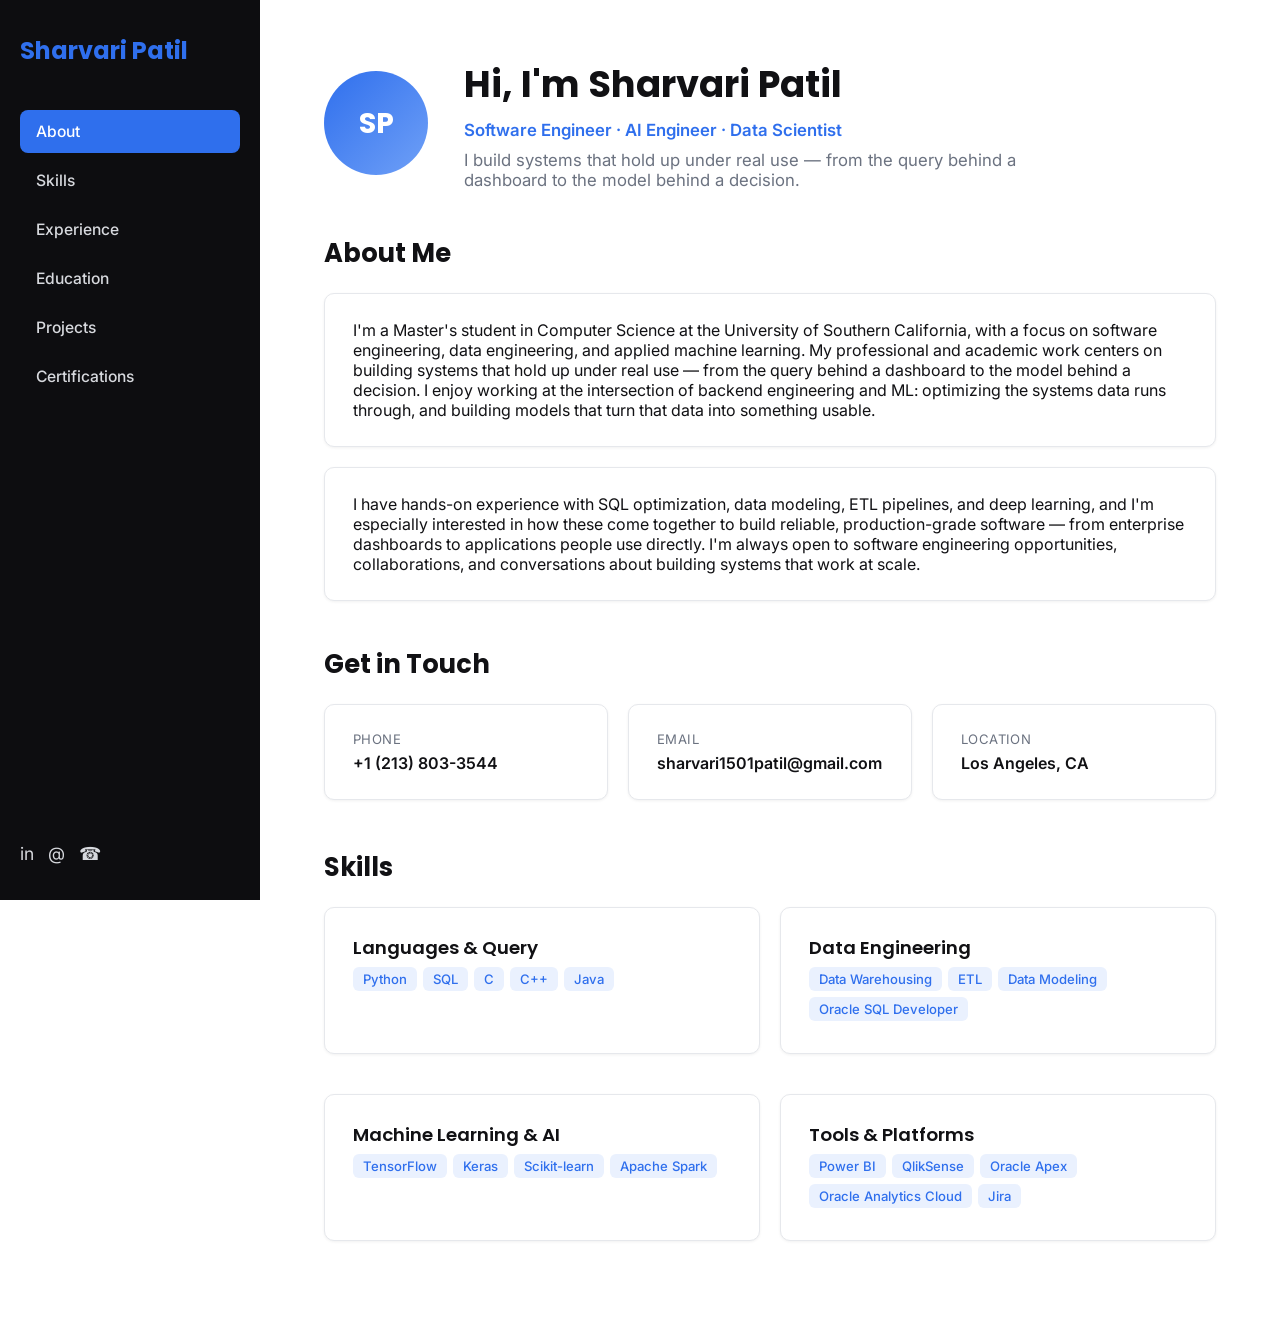
<file: docs/index.html>
<!DOCTYPE html>
<html lang="en">
<head>
<meta charset="UTF-8">
<meta name="viewport" content="width=device-width, initial-scale=1">
<title>Sharvari Patil | Portfolio</title>
<link rel="stylesheet" href="style.css">
</head>
<body>

<aside class="sidebar">
  <div class="name">Sharvari Patil</div>
  <nav>
    <a href="index.html" class="active">About</a>
    <a href="index.html#skills">Skills</a>
    <a href="experience.html">Experience</a>
    <a href="education.html">Education</a>
    <a href="projects.html">Projects</a>
    <a href="certifications.html">Certifications</a>
  </nav>
  <div class="socials">
    <a href="https://www.linkedin.com/in/sharvari-v-patil" target="_blank" rel="noopener" title="LinkedIn">in</a>
    <a href="mailto:sharvari1501patil@gmail.com" title="Email">@</a>
    <a href="tel:+12138033544" title="Call">☎</a>
  </div>
</aside>

<main>
  <div class="hero">
    <div class="hero-avatar">SP</div>
    <div class="hero-text">
      <h1>Hi, I'm Sharvari Patil</h1>
      <div class="hero-role">Software Engineer · AI Engineer · Data Scientist</div>
      <p class="subtitle">I build systems that hold up under real use — from the query behind a dashboard to the model behind a decision.</p>
    </div>
  </div>

  <h1 style="font-size:1.6rem; margin-bottom:20px;">About Me</h1>
  <div class="card">
    <p>I'm a Master's student in Computer Science at the University of Southern California, with a focus on software engineering, data engineering, and applied machine learning. My professional and academic work centers on building systems that hold up under real use — from the query behind a dashboard to the model behind a decision. I enjoy working at the intersection of backend engineering and ML: optimizing the systems data runs through, and building models that turn that data into something usable.</p>
  </div>
  <div class="card">
    <p>I have hands-on experience with SQL optimization, data modeling, ETL pipelines, and deep learning, and I'm especially interested in how these come together to build reliable, production-grade software — from enterprise dashboards to applications people use directly. I'm always open to software engineering opportunities, collaborations, and conversations about building systems that work at scale.</p>
  </div>

  <h1 style="font-size:1.6rem; margin-top:44px; margin-bottom:20px;">Get in Touch</h1>
  <div class="contact-grid">
    <div class="card">
      <div class="label-sm">Phone</div>
      <div class="value"><a href="tel:+12138033544">+1 (213) 803-3544</a></div>
    </div>
    <div class="card">
      <div class="label-sm">Email</div>
      <div class="value"><a href="mailto:sharvari1501patil@gmail.com">sharvari1501patil@gmail.com</a></div>
    </div>
    <div class="card">
      <div class="label-sm">Location</div>
      <div class="value">Los Angeles, CA</div>
    </div>
  </div>

  <h1 id="skills" style="font-size:1.6rem; margin-top:48px; margin-bottom:20px;">Skills</h1>
  <div class="grid-2">
    <div class="card">
      <h2>Languages &amp; Query</h2>
      <div><span class="chip">Python</span><span class="chip">SQL</span><span class="chip">C</span><span class="chip">C++</span><span class="chip">Java</span></div>
    </div>
    <div class="card">
      <h2>Data Engineering</h2>
      <div><span class="chip">Data Warehousing</span><span class="chip">ETL</span><span class="chip">Data Modeling</span><span class="chip">Oracle SQL Developer</span></div>
    </div>
    <div class="card">
      <h2>Machine Learning &amp; AI</h2>
      <div><span class="chip">TensorFlow</span><span class="chip">Keras</span><span class="chip">Scikit-learn</span><span class="chip">Apache Spark</span></div>
    </div>
    <div class="card">
      <h2>Tools &amp; Platforms</h2>
      <div><span class="chip">Power BI</span><span class="chip">QlikSense</span><span class="chip">Oracle Apex</span><span class="chip">Oracle Analytics Cloud</span><span class="chip">Jira</span></div>
    </div>
  </div>
</main>

</body>
</html>
</file>
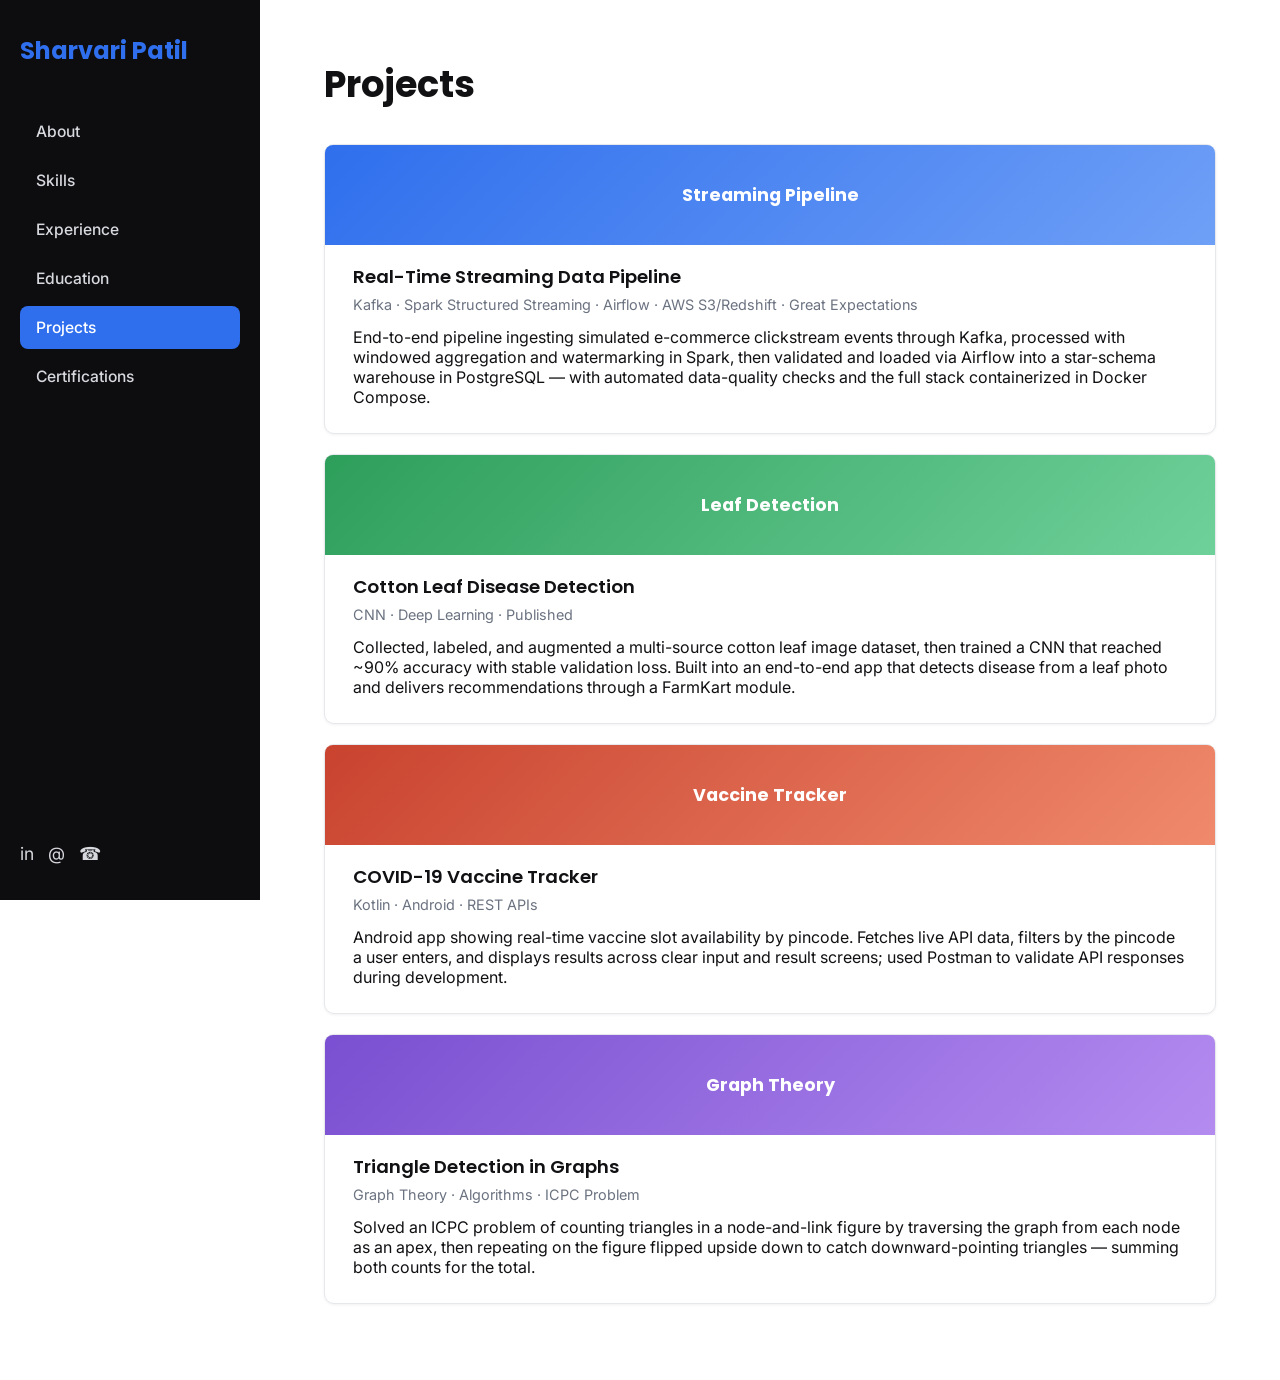
<file: docs/projects.html>
<!DOCTYPE html>
<html lang="en">
<head>
<meta charset="UTF-8">
<meta name="viewport" content="width=device-width, initial-scale=1">
<title>Projects | Sharvari Patil</title>
<link rel="stylesheet" href="style.css">
</head>
<body>

<aside class="sidebar">
  <div class="name">Sharvari Patil</div>
  <nav>
    <a href="index.html">About</a>
    <a href="index.html#skills">Skills</a>
    <a href="experience.html">Experience</a>
    <a href="education.html">Education</a>
    <a href="projects.html" class="active">Projects</a>
    <a href="certifications.html">Certifications</a>
  </nav>
  <div class="socials">
    <a href="https://www.linkedin.com/in/sharvari-v-patil" target="_blank" rel="noopener" title="LinkedIn">in</a>
    <a href="mailto:sharvari1501patil@gmail.com" title="Email">@</a>
    <a href="tel:+12138033544" title="Call">☎</a>
  </div>
</aside>

<main>
  <h1>Projects</h1>

  <div class="card">
    <div class="proj-banner" style="background:linear-gradient(135deg,#2F6FED,#6FA0F7);">Streaming Pipeline</div>
    <h2>Real-Time Streaming Data Pipeline</h2>
    <div class="meta">Kafka · Spark Structured Streaming · Airflow · AWS S3/Redshift · Great Expectations</div>
    <p>End-to-end pipeline ingesting simulated e-commerce clickstream events through Kafka, processed with windowed aggregation and watermarking in Spark, then validated and loaded via Airflow into a star-schema warehouse in PostgreSQL — with automated data-quality checks and the full stack containerized in Docker Compose.</p>
  </div>

  <div class="card">
    <div class="proj-banner" style="background:linear-gradient(135deg,#2E9E5B,#6FD19A);">Leaf Detection</div>
    <h2>Cotton Leaf Disease Detection</h2>
    <div class="meta">CNN · Deep Learning · Published</div>
    <p>Collected, labeled, and augmented a multi-source cotton leaf image dataset, then trained a CNN that reached ~90% accuracy with stable validation loss. Built into an end-to-end app that detects disease from a leaf photo and delivers recommendations through a FarmKart module.</p>
  </div>

  <div class="card">
    <div class="proj-banner" style="background:linear-gradient(135deg,#C9432F,#F08A6C);">Vaccine Tracker</div>
    <h2>COVID-19 Vaccine Tracker</h2>
    <div class="meta">Kotlin · Android · REST APIs</div>
    <p>Android app showing real-time vaccine slot availability by pincode. Fetches live API data, filters by the pincode a user enters, and displays results across clear input and result screens; used Postman to validate API responses during development.</p>
  </div>

  <div class="card">
    <div class="proj-banner" style="background:linear-gradient(135deg,#7A4FD1,#B48CF0);">Graph Theory</div>
    <h2>Triangle Detection in Graphs</h2>
    <div class="meta">Graph Theory · Algorithms · ICPC Problem</div>
    <p>Solved an ICPC problem of counting triangles in a node-and-link figure by traversing the graph from each node as an apex, then repeating on the figure flipped upside down to catch downward-pointing triangles — summing both counts for the total.</p>
  </div>
</main>

</body>
</html>
</file>
<file: docs/style.css>
@import url('https://fonts.googleapis.com/css2?family=Poppins:wght@600;700&family=Inter:wght@400;500;600&display=swap');

:root{
  --sidebar-bg:#0D0D10;
  --accent:#2F6FED;
  --content-bg:#FFFFFF;
  --heading:#111114;
  --body-text:#3A3F47;
  --muted:#6B7280;
  --card-border:#E6E8EC;
  --card-shadow:0 1px 3px rgba(0,0,0,0.06);
}
*{box-sizing:border-box; margin:0; padding:0;}
body{font-family:'Inter',sans-serif; color:var(--body-text); display:flex; min-height:100vh;}
a{color:inherit; text-decoration:none;}

/* Sidebar */
.sidebar{
  width:260px; flex-shrink:0; background:var(--sidebar-bg); color:#fff;
  display:flex; flex-direction:column; padding:36px 20px; position:sticky; top:0; height:100vh;
}
.sidebar .name{font-family:'Poppins',sans-serif; font-weight:700; font-size:1.5rem; color:var(--accent); margin-bottom:44px; line-height:1.25;}
.sidebar nav{display:flex; flex-direction:column; gap:6px; flex:1;}
.sidebar nav a{
  padding:12px 16px; border-radius:8px; font-weight:500; font-size:0.98rem; color:#D7D9DE;
}
.sidebar nav a:hover{background:#1B1B20;}
.sidebar nav a.active{background:var(--accent); color:#fff;}
.sidebar .socials{display:flex; gap:14px; padding-top:20px;}
.sidebar .socials a{color:#D7D9DE; font-size:1.1rem;}
.sidebar .socials a:hover{color:var(--accent);}

/* Content */
main{flex:1; background:var(--content-bg); color:var(--heading); padding:56px 64px;}
main h1{font-family:'Poppins',sans-serif; font-weight:700; font-size:2.3rem; margin-bottom:32px;}
main .subtitle{color:var(--muted); font-size:1.05rem; max-width:56ch; margin-bottom:28px;}

.card{
  background:#fff; border:1px solid var(--card-border); border-radius:10px;
  box-shadow:var(--card-shadow); padding:26px 28px; margin-bottom:20px;
}
.card h2{font-family:'Poppins',sans-serif; font-size:1.15rem; font-weight:600; margin-bottom:6px; color:var(--heading);}
.card .meta{color:var(--muted); font-size:0.9rem; margin-bottom:14px;}
.card ul{padding-left:20px;}
.card ul li{margin-bottom:8px; font-size:0.96rem;}
.card ul li::marker{color:var(--accent);}

.grid-2{display:grid; grid-template-columns:1fr 1fr; gap:20px;}

.chip{
  display:inline-block; font-size:0.82rem; font-weight:500; color:var(--accent);
  background:#EAF1FE; border-radius:6px; padding:4px 10px; margin:0 6px 6px 0;
}

.contact-links{display:flex; gap:18px; flex-wrap:wrap; margin-top:8px;}
.contact-links a{color:var(--accent); font-weight:500; font-size:0.95rem;}
.contact-links a:hover{text-decoration:underline;}

/* Hero */
.hero{display:flex; align-items:center; gap:36px; margin-bottom:44px; flex-wrap:wrap;}
.hero-avatar{
  width:104px; height:104px; border-radius:50%; flex-shrink:0;
  background:linear-gradient(135deg, var(--accent), #6FA0F7);
  color:#fff; font-family:'Poppins',sans-serif; font-weight:700; font-size:1.8rem;
  display:flex; align-items:center; justify-content:center;
}
.hero-text h1{margin-bottom:8px;}
.hero-role{color:var(--accent); font-weight:600; font-size:1.05rem; margin-bottom:10px;}
.hero-text .subtitle{margin-bottom:0;}

/* Contact grid (reference-style) */
.contact-grid{display:grid; grid-template-columns:repeat(3,1fr); gap:20px; margin-top:12px;}
@media(max-width:880px){.contact-grid{grid-template-columns:1fr;}}
.contact-grid .card{margin-bottom:0;}
.contact-grid .card .label-sm{color:var(--muted); font-size:0.82rem; text-transform:uppercase; letter-spacing:0.03em; margin-bottom:6px;}
.contact-grid .card .value{font-weight:600; color:var(--heading);}

/* Project banner (no image available) */
.proj-banner{
  height:100px; border-radius:8px 8px 0 0; margin:-26px -28px 18px -28px;
  display:flex; align-items:center; justify-content:center;
  color:#fff; font-family:'Poppins',sans-serif; font-weight:700; font-size:1.1rem;
}

@media(max-width:880px){
  body{flex-direction:column;}
  .sidebar{width:100%; height:auto; position:relative; flex-direction:row; flex-wrap:wrap; align-items:center; gap:16px; padding:20px;}
  .sidebar .name{margin-bottom:0; font-size:1.2rem;}
  .sidebar nav{flex-direction:row; flex-wrap:wrap;}
  .grid-2{grid-template-columns:1fr;}
  main{padding:36px 24px;}
}
</file>
